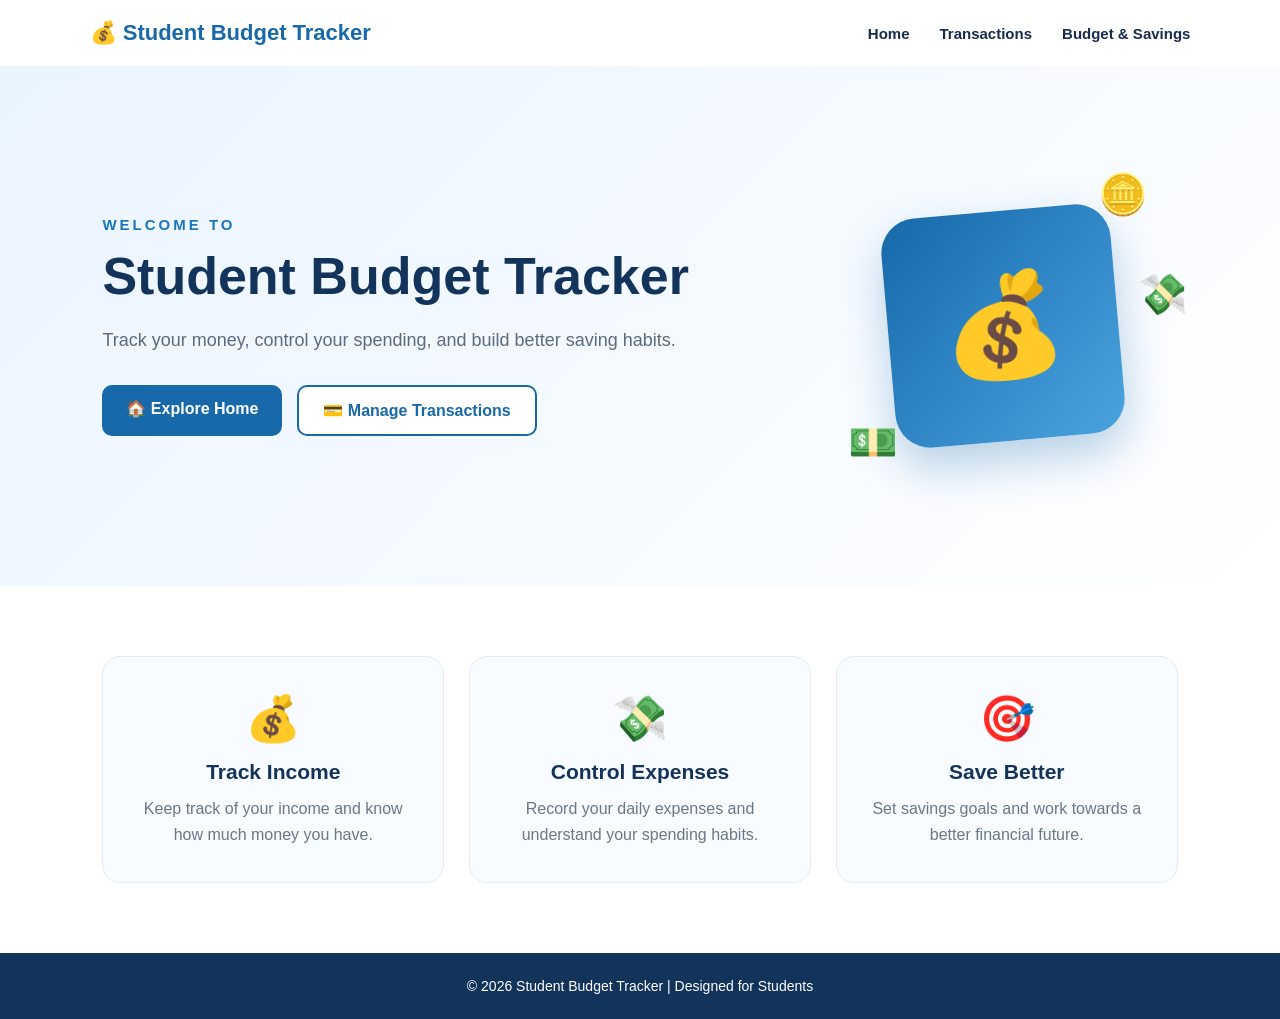
<file: group 5/index.html>
<!DOCTYPE html>
<html lang="en">
<head>
  <meta charset="UTF-8" />
  <meta name="viewport" content="width=device-width, initial-scale=1.0" />

  <title>Student Budget Tracker</title>

  <link rel="stylesheet" href="style.css" />
</head>

<body>

  <header>
    <nav class="navbar">

      <div class="logo">
        💰 Student Budget Tracker
      </div>

      <div class="nav-links">
        <a href="home.html">Home</a>
        <a href="transactions.html">Transactions</a>
        <a href="budget.html">Budget & Savings</a>
      </div>

    </nav>
  </header>


  <main>

    <section class="hero">

      <div class="hero-content">

        <p class="welcome">WELCOME TO</p>

        <h1>Student Budget Tracker</h1>

        <p class="description">
          Track your money, control your spending,
          and build better saving habits.
        </p>

        <div class="buttons">

          <a href="home.html" class="btn primary-btn">
            🏠 Explore Home
          </a>

          <a href="transactions.html" class="btn secondary-btn">
            💳 Manage Transactions
          </a>

        </div>

      </div>


      <div class="hero-image">

        <div class="money-card">
          💰
        </div>

        <div class="coin coin-one">🪙</div>
        <div class="coin coin-two">💵</div>
        <div class="coin coin-three">💸</div>

      </div>

    </section>


    <section class="features">

      <div class="feature-card">
        <div class="feature-icon">💰</div>
        <h3>Track Income</h3>
        <p>
          Keep track of your income and know how much money you have.
        </p>
      </div>

      <div class="feature-card">
        <div class="feature-icon">💸</div>
        <h3>Control Expenses</h3>
        <p>
          Record your daily expenses and understand your spending habits.
        </p>
      </div>

      <div class="feature-card">
        <div class="feature-icon">🎯</div>
        <h3>Save Better</h3>
        <p>
          Set savings goals and work towards a better financial future.
        </p>
      </div>

    </section>

  </main>


  <footer>
    <p>© 2026 Student Budget Tracker | Designed for Students</p>
  </footer>

</body>
</html>
</file>
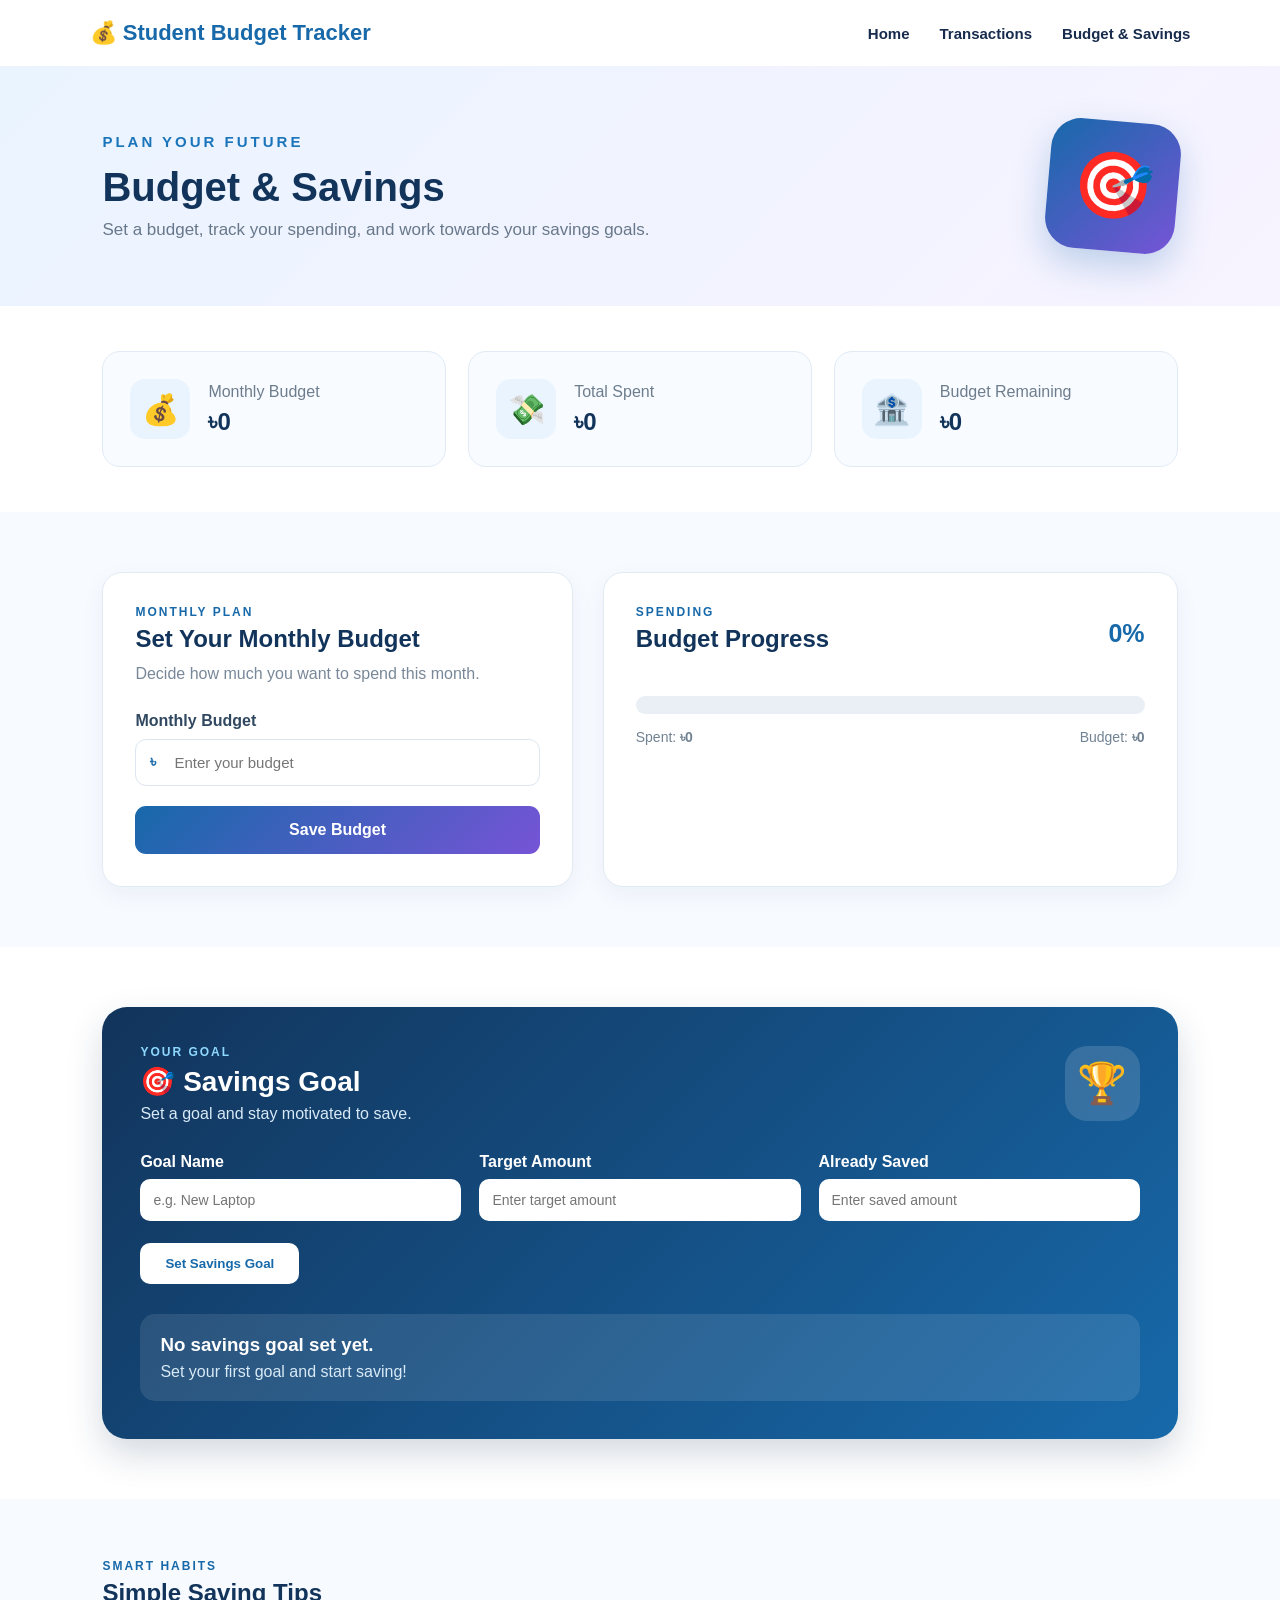
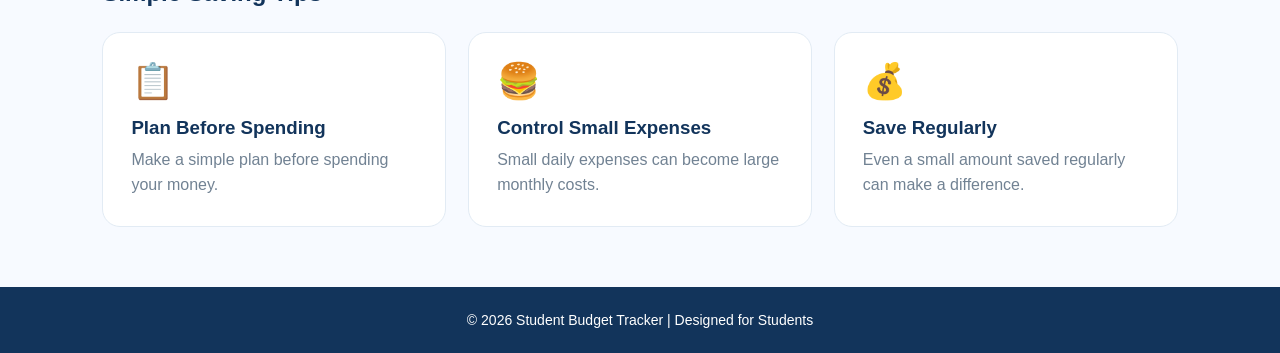
<file: group 5/budget.html>
<!DOCTYPE html>
<html lang="en">
<head>
  <meta charset="UTF-8" />
  <meta name="viewport" content="width=device-width, initial-scale=1.0" />

  <title>Budget & Savings | Student Budget Tracker</title>

  <link rel="stylesheet" href="style.css" />
</head>

<body>

  <!-- Navigation Bar -->
  <header>
    <nav class="navbar">

      <div class="logo">
        💰 Student Budget Tracker
      </div>

      <div class="nav-links">
        <a href="home.html">Home</a>
        <a href="transactions.html">Transactions</a>
        <a href="budget.html" class="active">Budget & Savings</a>
      </div>

    </nav>
  </header>


  <main>

    <!-- Page Header -->
    <section class="page-header budget-header">

      <div>
        <p class="welcome">PLAN YOUR FUTURE</p>

        <h1>Budget & Savings</h1>

        <p>
          Set a budget, track your spending, and work towards
          your savings goals.
        </p>
      </div>

      <div class="page-illustration">
        🎯
      </div>

    </section>


    <!-- Budget Overview -->
    <section class="budget-overview">

      <div class="budget-card">

        <div class="budget-card-icon">
          💰
        </div>

        <div>
          <p>Monthly Budget</p>
          <h2 id="monthly-budget">৳0</h2>
        </div>

      </div>


      <div class="budget-card">

        <div class="budget-card-icon">
          💸
        </div>

        <div>
          <p>Total Spent</p>
          <h2 id="total-spent">৳0</h2>
        </div>

      </div>


      <div class="budget-card">

        <div class="budget-card-icon">
          🏦
        </div>

        <div>
          <p>Budget Remaining</p>
          <h2 id="budget-remaining">৳0</h2>
        </div>

      </div>

    </section>


    <!-- Main Budget Area -->
    <section class="budget-content">


      <!-- Set Budget -->
      <div class="budget-form-card">

        <p class="small-title">MONTHLY PLAN</p>

        <h2>Set Your Monthly Budget</h2>

        <p class="card-description">
          Decide how much you want to spend this month.
        </p>

        <form id="budget-form">

          <label for="budget-amount">
            Monthly Budget
          </label>

          <div class="budget-input">

            <span>৳</span>

            <input
              type="number"
              id="budget-amount"
              placeholder="Enter your budget"
              min="0"
              required
            />

          </div>

          <button
            type="submit"
            class="add-transaction-btn">
            Save Budget
          </button>

        </form>

      </div>


      <!-- Spending Progress -->
      <div class="progress-card">

        <div class="progress-heading">

          <div>
            <p class="small-title">SPENDING</p>
            <h2>Budget Progress</h2>
          </div>

          <span id="budget-percentage">
            0%
          </span>

        </div>


        <div class="progress-bar">

          <div
            class="progress-fill"
            id="progress-fill">
          </div>

        </div>


        <div class="progress-info">

          <span>
            Spent: <strong id="progress-spent">৳0</strong>
          </span>

          <span>
            Budget: <strong id="progress-budget">৳0</strong>
          </span>

        </div>

      </div>

    </section>


    <!-- Savings Goal -->
    <section class="savings-section">

      <div class="savings-card">

        <div class="savings-top">

          <div>

            <p class="small-title">YOUR GOAL</p>

            <h2>🎯 Savings Goal</h2>

            <p>
              Set a goal and stay motivated to save.
            </p>

          </div>

          <div class="goal-icon">
            🏆
          </div>

        </div>


        <form id="savings-form">

          <div class="savings-inputs">

            <div>

              <label for="goal-name">
                Goal Name
              </label>

              <input
                type="text"
                id="goal-name"
                placeholder="e.g. New Laptop"
                required
              />

            </div>


            <div>

              <label for="goal-amount">
                Target Amount
              </label>

              <input
                type="number"
                id="goal-amount"
                placeholder="Enter target amount"
                min="0"
                required
              />

            </div>


            <div>

              <label for="saved-amount">
                Already Saved
              </label>

              <input
                type="number"
                id="saved-amount"
                placeholder="Enter saved amount"
                min="0"
                required
              />

            </div>

          </div>


          <button
            type="submit"
            class="goal-btn">
            Set Savings Goal
          </button>

        </form>


        <div
          class="goal-result"
          id="goal-result">

          <h3>No savings goal set yet.</h3>

          <p>
            Set your first goal and start saving!
          </p>

        </div>

      </div>

    </section>


    <!-- Saving Tips -->
    <section class="saving-tips">

      <div class="tips-title">

        <p class="small-title">SMART HABITS</p>

        <h2>Simple Saving Tips</h2>

      </div>


      <div class="tips-grid">

        <div class="tip-card">
          <span>📋</span>
          <h3>Plan Before Spending</h3>
          <p>
            Make a simple plan before spending your money.
          </p>
        </div>


        <div class="tip-card">
          <span>🍔</span>
          <h3>Control Small Expenses</h3>
          <p>
            Small daily expenses can become large monthly costs.
          </p>
        </div>


        <div class="tip-card">
          <span>💰</span>
          <h3>Save Regularly</h3>
          <p>
            Even a small amount saved regularly can make a difference.
          </p>
        </div>

      </div>

    </section>

  </main>


  <footer>
    <p>© 2026 Student Budget Tracker | Designed for Students</p>
  </footer>


  <script src="script.js"></script>

</body>
</html>
</file>
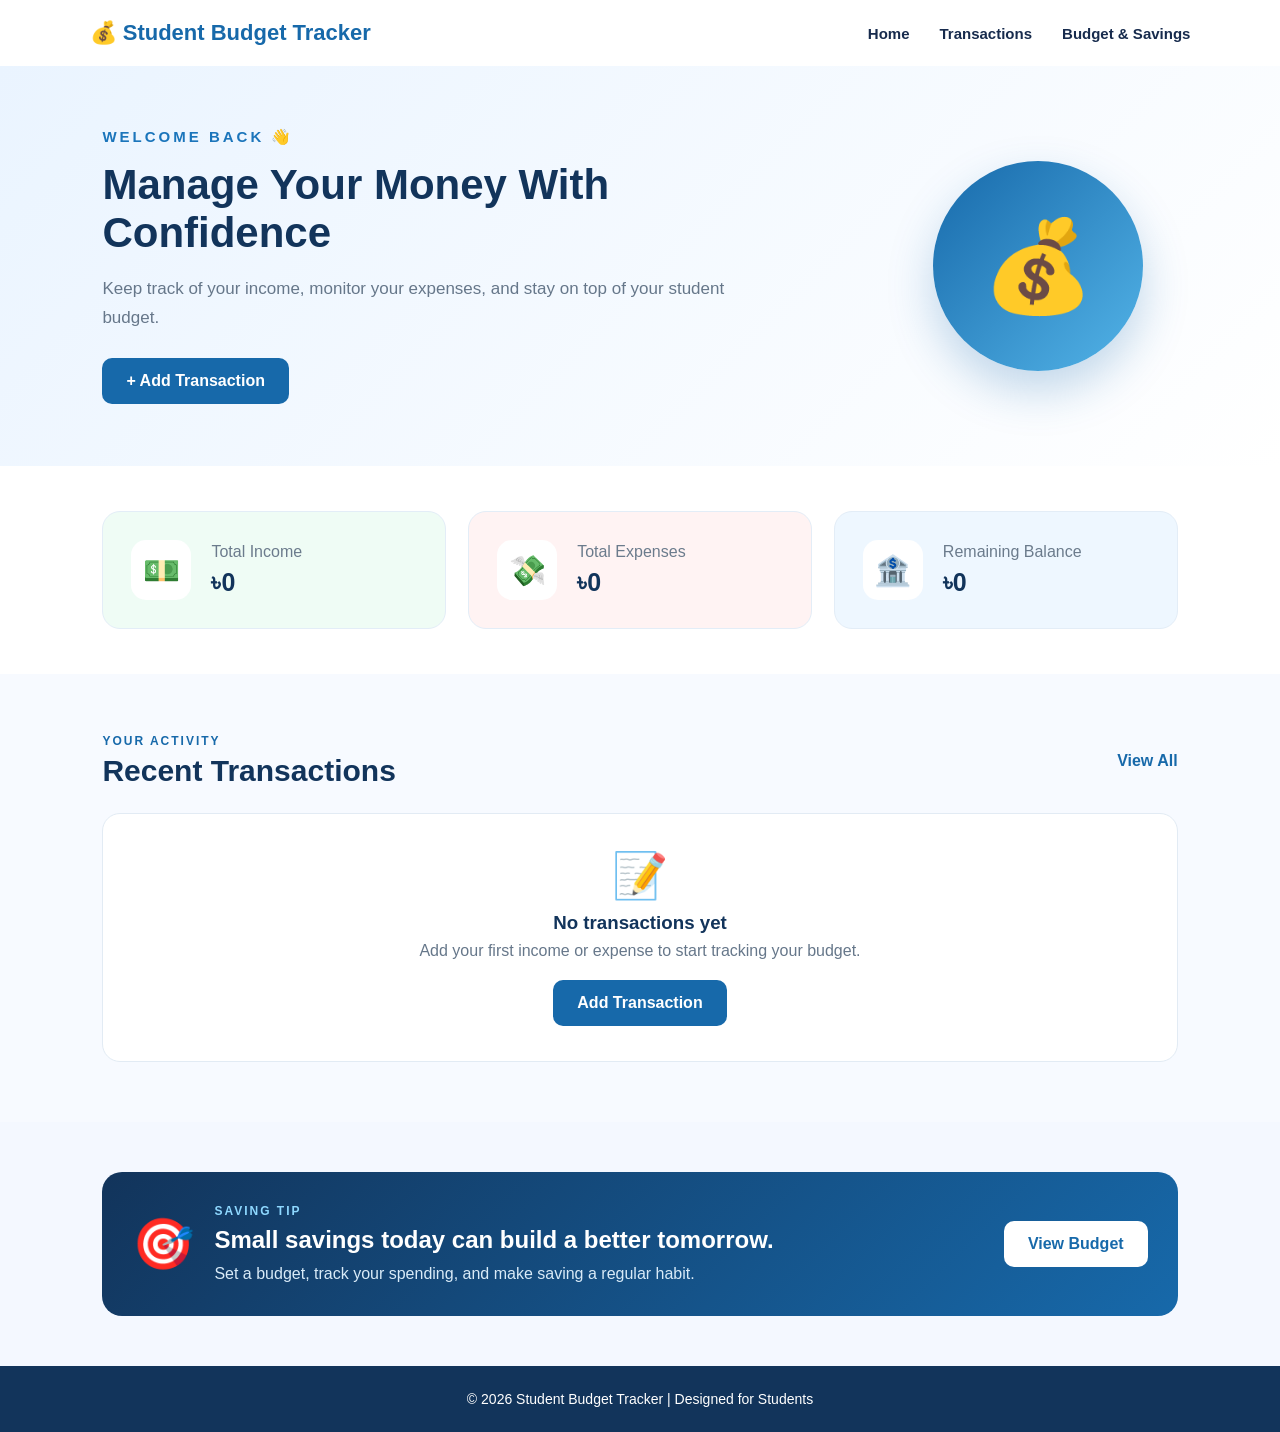
<file: group 5/home.html>
<!DOCTYPE html>
<html lang="en">
<head>
  <meta charset="UTF-8" />
  <meta name="viewport" content="width=device-width, initial-scale=1.0" />

  <title>Home | Student Budget Tracker</title>

  <link rel="stylesheet" href="style.css" />
</head>

<body>

  <!-- Navigation Bar -->
  <header>
    <nav class="navbar">

      <div class="logo">
        💰 Student Budget Tracker
      </div>

      <div class="nav-links">
        <a href="home.html">Home</a>
        <a href="transactions.html">Transactions</a>
        <a href="budget.html">Budget & Savings</a>
      </div>

    </nav>
  </header>


  <!-- Home Section -->
  <main>

    <section class="home-hero">

      <div class="home-text">

        <p class="welcome">WELCOME BACK 👋</p>

        <h1>Manage Your Money With Confidence</h1>

        <p>
          Keep track of your income, monitor your expenses,
          and stay on top of your student budget.
        </p>

        <a href="transactions.html" class="btn primary-btn">
          + Add Transaction
        </a>

      </div>


      <div class="home-image">
        <div class="home-money-icon">
          💰
        </div>
      </div>

    </section>


    <!-- Summary Cards -->
    <section class="summary">

      <div class="summary-card income-card">

        <div class="summary-icon">
          💵
        </div>

        <div>
          <p>Total Income</p>
          <h2 id="total-income">৳0</h2>
        </div>

      </div>


      <div class="summary-card expense-card">

        <div class="summary-icon">
          💸
        </div>

        <div>
          <p>Total Expenses</p>
          <h2 id="total-expense">৳0</h2>
        </div>

      </div>


      <div class="summary-card balance-card">

        <div class="summary-icon">
          🏦
        </div>

        <div>
          <p>Remaining Balance</p>
          <h2 id="balance">৳0</h2>
        </div>

      </div>

    </section>


    <!-- Recent Transactions -->
    <section class="recent-section">

      <div class="section-heading">

        <div>
          <p class="small-title">YOUR ACTIVITY</p>
          <h2>Recent Transactions</h2>
        </div>

        <a href="transactions.html" class="view-btn">
          View All
        </a>

      </div>


      <div class="transaction-list" id="recent-transactions">

        <div class="empty-message">
          <div>📝</div>

          <h3>No transactions yet</h3>

          <p>
            Add your first income or expense to start tracking your budget.
          </p>

          <a href="transactions.html" class="btn primary-btn">
            Add Transaction
          </a>
        </div>

      </div>

    </section>


    <!-- Savings Reminder -->
    <section class="saving-reminder">

      <div class="saving-content">

        <span class="saving-icon">🎯</span>

        <div>
          <p class="small-title">SAVING TIP</p>

          <h2>
            Small savings today can build a better tomorrow.
          </h2>

          <p>
            Set a budget, track your spending, and make saving
            a regular habit.
          </p>
        </div>

      </div>

      <a href="budget.html" class="btn secondary-btn">
        View Budget
      </a>

    </section>

  </main>


  <!-- Footer -->
  <footer>
    <p>© 2026 Student Budget Tracker | Designed for Students</p>
  </footer>

</body>
</html>
</file>
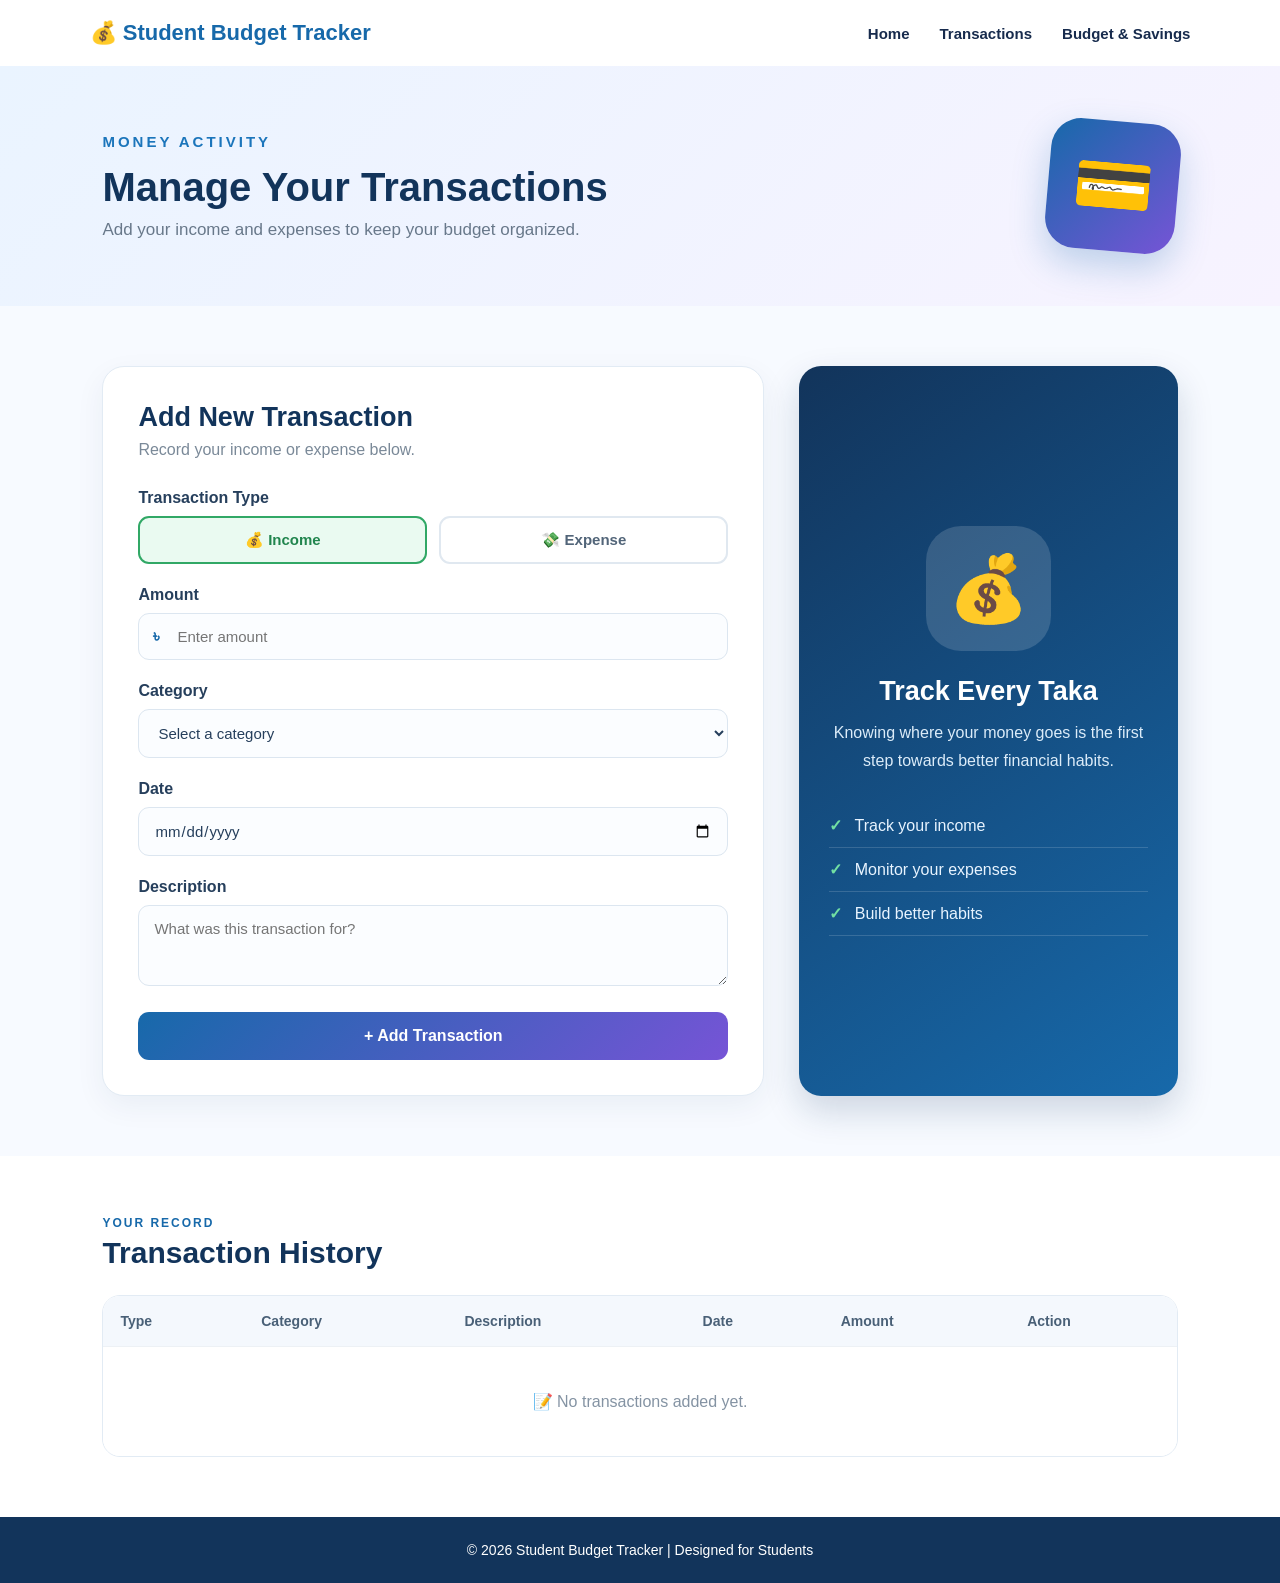
<file: group 5/transactions.html>
<!DOCTYPE html>
<html lang="en">
<head>
  <meta charset="UTF-8" />
  <meta name="viewport" content="width=device-width, initial-scale=1.0" />

  <title>Transactions | Student Budget Tracker</title>

  <link rel="stylesheet" href="style.css" />
</head>

<body>

  <!-- Navigation Bar -->
  <header>
    <nav class="navbar">

      <div class="logo">
        💰 Student Budget Tracker
      </div>

      <div class="nav-links">
        <a href="home.html">Home</a>
        <a href="transactions.html" class="active">Transactions</a>
        <a href="budget.html">Budget & Savings</a>
      </div>

    </nav>
  </header>


  <main>

    <!-- Page Header -->
    <section class="page-header">

      <div>
        <p class="welcome">MONEY ACTIVITY</p>

        <h1>Manage Your Transactions</h1>

        <p>
          Add your income and expenses to keep your budget organized.
        </p>
      </div>

      <div class="page-illustration">
        💳
      </div>

    </section>


    <!-- Transaction Form -->
    <section class="transaction-container">

      <div class="form-card">

        <div class="form-title">
          <h2>Add New Transaction</h2>

          <p>
            Record your income or expense below.
          </p>
        </div>


        <form id="transaction-form">

          <!-- Transaction Type -->
          <div class="form-group">

            <label>Transaction Type</label>

            <div class="type-buttons">

              <button
                type="button"
                class="type-btn income-type active-type"
                id="income-btn">
                💰 Income
              </button>

              <button
                type="button"
                class="type-btn expense-type"
                id="expense-btn">
                💸 Expense
              </button>

            </div>

          </div>


          <!-- Amount -->
          <div class="form-group">

            <label for="amount">Amount</label>

            <div class="input-with-icon">
              <span>৳</span>

              <input
                type="number"
                id="amount"
                placeholder="Enter amount"
                min="0"
                required
              />

            </div>

          </div>


          <!-- Category -->
          <div class="form-group">

            <label for="category">Category</label>

            <select id="category" required>

              <option value="">Select a category</option>

              <option value="Food">🍔 Food</option>
              <option value="Transport">🚌 Transport</option>
              <option value="Education">📚 Education</option>
              <option value="Shopping">🛍️ Shopping</option>
              <option value="Entertainment">🎮 Entertainment</option>
              <option value="Other">📦 Other</option>

            </select>

          </div>


          <!-- Date -->
          <div class="form-group">

            <label for="date">Date</label>

            <input
              type="date"
              id="date"
              required
            />

          </div>


          <!-- Description -->
          <div class="form-group">

            <label for="description">Description</label>

            <textarea
              id="description"
              placeholder="What was this transaction for?"
              rows="3"
            ></textarea>

          </div>


          <!-- Submit -->
          <button
            type="submit"
            class="add-transaction-btn">
            + Add Transaction
          </button>

        </form>

      </div>


      <!-- Transaction Illustration -->
      <div class="transaction-image-card">

        <div class="transaction-big-icon">
          💰
        </div>

        <h2>Track Every Taka</h2>

        <p>
          Knowing where your money goes is the first step
          towards better financial habits.
        </p>

        <div class="mini-tips">

          <div>
            <span>✓</span>
            Track your income
          </div>

          <div>
            <span>✓</span>
            Monitor your expenses
          </div>

          <div>
            <span>✓</span>
            Build better habits
          </div>

        </div>

      </div>

    </section>


    <!-- Transaction History -->
    <section class="history-section">

      <div class="section-heading">

        <div>
          <p class="small-title">YOUR RECORD</p>
          <h2>Transaction History</h2>
        </div>

      </div>


      <div class="transaction-table-wrapper">

        <table>

          <thead>

            <tr>
              <th>Type</th>
              <th>Category</th>
              <th>Description</th>
              <th>Date</th>
              <th>Amount</th>
              <th>Action</th>
            </tr>

          </thead>

          <tbody id="transaction-list">

            <tr>
              <td colspan="6" class="no-transactions">
                📝 No transactions added yet.
              </td>
            </tr>

          </tbody>

        </table>

      </div>

    </section>

  </main>


  <footer>
    <p>© 2026 Student Budget Tracker | Designed for Students</p>
  </footer>


  <script src="script.js"></script>

</body>
</html>
</file>
<file: group 5/style.css>
/* ================================
   GENERAL STYLING
================================ */

* {
  margin: 0;
  padding: 0;
  box-sizing: border-box;
}

body {
  font-family: Arial, sans-serif;
  background: #f4f8ff;
  color: #172b4d;
  min-height: 100vh;
}


/* ================================
   NAVIGATION BAR
================================ */

.navbar {
  width: 100%;
  padding: 20px 7%;
  display: flex;
  justify-content: space-between;
  align-items: center;
  background: white;
  box-shadow: 0 3px 15px rgba(0, 0, 0, 0.08);
}

.logo {
  font-size: 22px;
  font-weight: bold;
  color: #1769aa;
}

.nav-links {
  display: flex;
  gap: 30px;
}

.nav-links a {
  text-decoration: none;
  color: #172b4d;
  font-size: 15px;
  font-weight: 600;
  transition: 0.3s;
}

.nav-links a:hover {
  color: #1769aa;
}


/* ================================
   HERO SECTION
================================ */

.hero {
  min-height: 520px;
  padding: 70px 8%;
  display: flex;
  align-items: center;
  justify-content: space-between;
  gap: 50px;
  background: linear-gradient(
    135deg,
    #eaf4ff,
    #ffffff
  );
}

.hero-content {
  max-width: 600px;
}

.welcome {
  color: #1b75bb;
  font-size: 15px;
  font-weight: bold;
  letter-spacing: 3px;
  margin-bottom: 15px;
}

.hero h1 {
  font-size: 52px;
  line-height: 1.1;
  color: #12345b;
  margin-bottom: 20px;
}

.description {
  font-size: 18px;
  line-height: 1.7;
  color: #5b6b7f;
  margin-bottom: 30px;
}


/* ================================
   BUTTONS
================================ */

.buttons {
  display: flex;
  gap: 15px;
  flex-wrap: wrap;
}

.btn {
  display: inline-block;
  padding: 14px 24px;
  border-radius: 10px;
  text-decoration: none;
  font-weight: bold;
  transition: 0.3s;
}

.primary-btn {
  background: #1769aa;
  color: white;
}

.primary-btn:hover {
  background: #0f4f83;
  transform: translateY(-3px);
  box-shadow: 0 8px 20px rgba(23, 105, 170, 0.3);
}

.secondary-btn {
  background: white;
  color: #1769aa;
  border: 2px solid #1769aa;
}

.secondary-btn:hover {
  background: #1769aa;
  color: white;
  transform: translateY(-3px);
}


/* ================================
   MONEY ILLUSTRATION
================================ */

.hero-image {
  width: 350px;
  height: 350px;
  position: relative;
  display: flex;
  align-items: center;
  justify-content: center;
}

.money-card {
  width: 230px;
  height: 230px;
  border-radius: 35px;
  background: linear-gradient(
    135deg,
    #1769aa,
    #4aa3df
  );
  display: flex;
  align-items: center;
  justify-content: center;
  font-size: 100px;
  box-shadow: 0 20px 45px rgba(23, 105, 170, 0.3);
  transform: rotate(-5deg);
}

.coin {
  position: absolute;
  font-size: 40px;
  animation: float 3s ease-in-out infinite;
}

.coin-one {
  top: 20px;
  right: 30px;
}

.coin-two {
  bottom: 35px;
  left: 20px;
  animation-delay: 0.8s;
}

.coin-three {
  top: 120px;
  right: -10px;
  animation-delay: 1.5s;
}


/* ================================
   FLOATING ANIMATION
================================ */

@keyframes float {
  0% {
    transform: translateY(0);
  }

  50% {
    transform: translateY(-15px);
  }

  100% {
    transform: translateY(0);
  }
}


/* ================================
   FEATURES
================================ */

.features {
  padding: 70px 8%;
  display: grid;
  grid-template-columns: repeat(3, 1fr);
  gap: 25px;
  background: white;
}

.feature-card {
  padding: 35px 25px;
  text-align: center;
  background: #f8fbff;
  border-radius: 18px;
  border: 1px solid #e1ecf7;
  transition: 0.3s;
}

.feature-card:hover {
  transform: translateY(-8px);
  box-shadow: 0 15px 30px rgba(0, 0, 0, 0.08);
}

.feature-icon {
  font-size: 45px;
  margin-bottom: 15px;
}

.feature-card h3 {
  font-size: 21px;
  margin-bottom: 12px;
  color: #12345b;
}

.feature-card p {
  color: #68788a;
  line-height: 1.6;
}


/* ================================
   FOOTER
================================ */

footer {
  padding: 25px;
  text-align: center;
  background: #12345b;
  color: white;
  font-size: 14px;
}


/* ================================
   RESPONSIVE DESIGN
================================ */

@media (max-width: 850px) {

  .navbar {
    flex-direction: column;
    gap: 15px;
  }

  .nav-links {
    gap: 15px;
    flex-wrap: wrap;
    justify-content: center;
  }

  .hero {
    flex-direction: column;
    text-align: center;
  }

  .buttons {
    justify-content: center;
  }

  .hero h1 {
    font-size: 40px;
  }

  .features {
    grid-template-columns: 1fr;
  }

  .hero-image {
    width: 280px;
    height: 280px;
  }

}
/* ================================
   HOME PAGE
================================ */

.home-hero {
  min-height: 390px;
  padding: 60px 8%;
  display: flex;
  align-items: center;
  justify-content: space-between;
  gap: 40px;
  background: linear-gradient(135deg, #eaf4ff, #ffffff);
}

.home-text {
  max-width: 650px;
}

.home-text h1 {
  font-size: 42px;
  color: #12345b;
  margin-bottom: 18px;
}

.home-text > p:not(.welcome) {
  color: #66778a;
  font-size: 17px;
  line-height: 1.7;
  margin-bottom: 25px;
}

.home-image {
  width: 280px;
  height: 280px;
  display: flex;
  align-items: center;
  justify-content: center;
}

.home-money-icon {
  width: 210px;
  height: 210px;
  border-radius: 50%;
  background: linear-gradient(135deg, #1769aa, #53b4e8);
  display: flex;
  align-items: center;
  justify-content: center;
  font-size: 90px;
  box-shadow: 0 20px 45px rgba(23, 105, 170, 0.25);
}


/* ================================
   SUMMARY CARDS
================================ */

.summary {
  padding: 45px 8%;
  display: grid;
  grid-template-columns: repeat(3, 1fr);
  gap: 22px;
  background: white;
}

.summary-card {
  padding: 28px;
  border-radius: 18px;
  display: flex;
  align-items: center;
  gap: 20px;
  border: 1px solid #e3edf7;
  transition: 0.3s;
}

.summary-card:hover {
  transform: translateY(-5px);
  box-shadow: 0 12px 25px rgba(0, 0, 0, 0.08);
}

.income-card {
  background: #effcf5;
}

.expense-card {
  background: #fff3f3;
}

.balance-card {
  background: #eef7ff;
}

.summary-icon {
  width: 60px;
  height: 60px;
  border-radius: 15px;
  display: flex;
  align-items: center;
  justify-content: center;
  font-size: 30px;
  background: white;
}

.summary-card p {
  color: #6b7b8c;
  margin-bottom: 7px;
}

.summary-card h2 {
  color: #12345b;
  font-size: 25px;
}


/* ================================
   RECENT TRANSACTIONS
================================ */

.recent-section {
  padding: 60px 8%;
  background: #f7faff;
}

.section-heading {
  display: flex;
  justify-content: space-between;
  align-items: center;
  margin-bottom: 25px;
}

.small-title {
  color: #1769aa;
  font-size: 12px;
  font-weight: bold;
  letter-spacing: 2px;
  margin-bottom: 6px;
}

.section-heading h2 {
  font-size: 30px;
  color: #12345b;
}

.view-btn {
  text-decoration: none;
  color: #1769aa;
  font-weight: bold;
}

.transaction-list {
  background: white;
  border-radius: 18px;
  padding: 35px;
  min-height: 220px;
  border: 1px solid #e2ebf4;
}

.empty-message {
  text-align: center;
  color: #66778a;
}

.empty-message > div {
  font-size: 45px;
  margin-bottom: 10px;
}

.empty-message h3 {
  color: #12345b;
  margin-bottom: 8px;
}

.empty-message p {
  margin-bottom: 20px;
}


/* ================================
   SAVING REMINDER
================================ */

.saving-reminder {
  margin: 50px 8%;
  padding: 30px;
  border-radius: 20px;
  background: linear-gradient(135deg, #12345b, #1769aa);
  color: white;
  display: flex;
  justify-content: space-between;
  align-items: center;
  gap: 25px;
}

.saving-content {
  display: flex;
  align-items: center;
  gap: 20px;
}

.saving-icon {
  font-size: 50px;
}

.saving-content .small-title {
  color: #8ed8ff;
}

.saving-content h2 {
  margin-bottom: 8px;
}

.saving-content p {
  color: #d9ebf8;
  line-height: 1.5;
}

.saving-reminder .secondary-btn {
  background: white;
  color: #1769aa;
  border: none;
  white-space: nowrap;
}


/* ================================
   HOME RESPONSIVE
================================ */

@media (max-width: 850px) {

  .home-hero {
    flex-direction: column;
    text-align: center;
  }

  .summary {
    grid-template-columns: 1fr;
  }

  .section-heading {
    flex-direction: column;
    align-items: flex-start;
    gap: 10px;
  }

  .saving-reminder {
    flex-direction: column;
    text-align: center;
  }

  .saving-content {
    flex-direction: column;
  }

} 
/* ================================
   TRANSACTIONS PAGE
================================ */

.page-header {
  padding: 55px 8%;
  display: flex;
  align-items: center;
  justify-content: space-between;
  background: linear-gradient(135deg, #eaf4ff, #f7f3ff);
}

.page-header h1 {
  font-size: 40px;
  color: #12345b;
  margin: 10px 0;
}

.page-header p:not(.welcome) {
  color: #68788a;
  font-size: 17px;
}

.page-illustration {
  width: 130px;
  height: 130px;
  border-radius: 30px;
  background: linear-gradient(135deg, #1769aa, #7654d6);
  display: flex;
  align-items: center;
  justify-content: center;
  font-size: 65px;
  box-shadow: 0 15px 35px rgba(23, 105, 170, 0.25);
  transform: rotate(5deg);
}


/* ================================
   TRANSACTION FORM SECTION
================================ */

.transaction-container {
  padding: 60px 8%;
  display: grid;
  grid-template-columns: 1.4fr 0.8fr;
  gap: 35px;
  background: #f7faff;
}

.form-card {
  background: white;
  padding: 35px;
  border-radius: 22px;
  border: 1px solid #e2ebf4;
  box-shadow: 0 10px 30px rgba(18, 52, 91, 0.06);
}

.form-title {
  margin-bottom: 30px;
}

.form-title h2 {
  color: #12345b;
  font-size: 27px;
  margin-bottom: 8px;
}

.form-title p {
  color: #7a8998;
}


/* ================================
   FORM ELEMENTS
================================ */

.form-group {
  margin-bottom: 22px;
}

.form-group label {
  display: block;
  font-weight: 600;
  color: #263f5c;
  margin-bottom: 9px;
}

.form-group input,
.form-group select,
.form-group textarea {
  width: 100%;
  padding: 14px 15px;
  border: 1px solid #dce6f0;
  border-radius: 11px;
  outline: none;
  font-family: inherit;
  font-size: 15px;
  color: #263f5c;
  background: #fbfdff;
  transition: 0.3s;
}

.form-group input:focus,
.form-group select:focus,
.form-group textarea:focus {
  border-color: #1769aa;
  box-shadow: 0 0 0 3px rgba(23, 105, 170, 0.1);
  background: white;
}

.form-group textarea {
  resize: vertical;
}


/* ================================
   INCOME / EXPENSE BUTTONS
================================ */

.type-buttons {
  display: grid;
  grid-template-columns: 1fr 1fr;
  gap: 12px;
}

.type-btn {
  padding: 13px;
  border-radius: 11px;
  border: 2px solid #e0e8f0;
  background: white;
  color: #526579;
  font-size: 15px;
  font-weight: 600;
  cursor: pointer;
  transition: 0.3s;
}

.type-btn:hover {
  border-color: #1769aa;
}

.income-type.active-type {
  background: #eafaf1;
  border-color: #31a866;
  color: #21854e;
}

.expense-type.active-type {
  background: #fff0f0;
  border-color: #e15b5b;
  color: #c43f3f;
}


/* ================================
   AMOUNT INPUT
================================ */

.input-with-icon {
  position: relative;
}

.input-with-icon span {
  position: absolute;
  left: 15px;
  top: 50%;
  transform: translateY(-50%);
  color: #1769aa;
  font-weight: bold;
  font-size: 17px;
}

.input-with-icon input {
  padding-left: 38px;
}


/* ================================
   ADD TRANSACTION BUTTON
================================ */

.add-transaction-btn {
  width: 100%;
  padding: 15px;
  border: none;
  border-radius: 11px;
  background: linear-gradient(135deg, #1769aa, #7654d6);
  color: white;
  font-size: 16px;
  font-weight: bold;
  cursor: pointer;
  transition: 0.3s;
}

.add-transaction-btn:hover {
  transform: translateY(-3px);
  box-shadow: 0 10px 25px rgba(23, 105, 170, 0.25);
}


/* ================================
   TRANSACTION INFORMATION CARD
================================ */

.transaction-image-card {
  padding: 40px 30px;
  border-radius: 22px;
  background: linear-gradient(145deg, #12345b, #1769aa);
  color: white;
  text-align: center;
  min-height: 100%;
  display: flex;
  flex-direction: column;
  align-items: center;
  justify-content: center;
  box-shadow: 0 15px 35px rgba(18, 52, 91, 0.18);
}

.transaction-big-icon {
  width: 125px;
  height: 125px;
  border-radius: 35px;
  background: rgba(255, 255, 255, 0.15);
  display: flex;
  align-items: center;
  justify-content: center;
  font-size: 65px;
  margin-bottom: 25px;
}

.transaction-image-card h2 {
  font-size: 27px;
  margin-bottom: 12px;
}

.transaction-image-card > p {
  color: #dcecf9;
  line-height: 1.7;
  max-width: 350px;
}


/* ================================
   MINI TIPS
================================ */

.mini-tips {
  width: 100%;
  margin-top: 30px;
  text-align: left;
}

.mini-tips div {
  padding: 12px 0;
  border-bottom: 1px solid rgba(255, 255, 255, 0.15);
  color: #e8f4ff;
}

.mini-tips span {
  color: #72e0a3;
  font-weight: bold;
  margin-right: 8px;
}


/* ================================
   TRANSACTION HISTORY
================================ */

.history-section {
  padding: 60px 8%;
  background: white;
}

.transaction-table-wrapper {
  width: 100%;
  overflow-x: auto;
  border-radius: 18px;
  border: 1px solid #e2ebf4;
}

.transaction-table-wrapper table {
  width: 100%;
  border-collapse: collapse;
  background: white;
}

.transaction-table-wrapper th {
  padding: 17px;
  background: #f4f8fd;
  color: #496077;
  text-align: left;
  font-size: 14px;
}

.transaction-table-wrapper td {
  padding: 17px;
  border-top: 1px solid #edf1f5;
  color: #526579;
}

.transaction-table-wrapper tr:hover {
  background: #f9fbfe;
}

.no-transactions {
  text-align: center !important;
  padding: 45px !important;
  color: #8493a3 !important;
}


/* ================================
   RESPONSIVE TRANSACTIONS
================================ */

@media (max-width: 900px) {

  .transaction-container {
    grid-template-columns: 1fr;
  }

  .page-header {
    text-align: center;
    flex-direction: column;
    gap: 30px;
  }

}

@media (max-width: 600px) {

  .page-header h1 {
    font-size: 30px;
  }

  .form-card {
    padding: 25px;
  }

  .transaction-container {
    padding: 40px 5%;
  }

  .history-section {
    padding: 40px 5%;
  }

}
/* ================================
   BUDGET & SAVINGS PAGE
================================ */

.budget-overview {
  padding: 45px 8%;
  display: grid;
  grid-template-columns: repeat(3, 1fr);
  gap: 22px;
  background: white;
}

.budget-card {
  padding: 27px;
  border-radius: 18px;
  display: flex;
  align-items: center;
  gap: 18px;
  background: #f8fbff;
  border: 1px solid #e1ebf5;
  transition: 0.3s;
}

.budget-card:hover {
  transform: translateY(-5px);
  box-shadow: 0 12px 25px rgba(0, 0, 0, 0.08);
}

.budget-card-icon {
  width: 60px;
  height: 60px;
  border-radius: 15px;
  background: #eaf4ff;
  display: flex;
  align-items: center;
  justify-content: center;
  font-size: 30px;
}

.budget-card p {
  color: #6d7d8d;
  margin-bottom: 7px;
}

.budget-card h2 {
  color: #12345b;
}


/* ================================
   BUDGET CONTENT
================================ */

.budget-content {
  padding: 60px 8%;
  display: grid;
  grid-template-columns: 0.9fr 1.1fr;
  gap: 30px;
  background: #f7faff;
}

.budget-form-card,
.progress-card {
  background: white;
  padding: 32px;
  border-radius: 20px;
  border: 1px solid #e2ebf4;
  box-shadow: 0 8px 25px rgba(18, 52, 91, 0.05);
}

.budget-form-card h2,
.progress-card h2 {
  color: #12345b;
  margin-bottom: 8px;
}

.card-description {
  color: #788898;
  margin-bottom: 25px;
  line-height: 1.6;
}

.budget-form-card label {
  display: block;
  font-weight: 600;
  margin-bottom: 9px;
  color: #314861;
}

.budget-input {
  position: relative;
  margin-bottom: 20px;
}

.budget-input span {
  position: absolute;
  left: 15px;
  top: 50%;
  transform: translateY(-50%);
  color: #1769aa;
  font-weight: bold;
}

.budget-input input {
  width: 100%;
  padding: 14px 15px 14px 38px;
  border: 1px solid #dce6f0;
  border-radius: 11px;
  outline: none;
  font-size: 15px;
}

.budget-input input:focus {
  border-color: #1769aa;
  box-shadow: 0 0 0 3px rgba(23, 105, 170, 0.1);
}


/* ================================
   PROGRESS
================================ */

.progress-heading {
  display: flex;
  justify-content: space-between;
  align-items: center;
}

.progress-heading > span {
  font-size: 25px;
  font-weight: bold;
  color: #1769aa;
}

.progress-bar {
  width: 100%;
  height: 18px;
  background: #e9eff5;
  border-radius: 20px;
  overflow: hidden;
  margin: 35px 0 15px;
}

.progress-fill {
  height: 100%;
  width: 0%;
  border-radius: 20px;
  background: linear-gradient(90deg, #1769aa, #7654d6);
  transition: width 0.5s ease;
}

.progress-info {
  display: flex;
  justify-content: space-between;
  color: #718293;
  font-size: 14px;
}


/* ================================
   SAVINGS SECTION
================================ */

.savings-section {
  padding: 60px 8%;
  background: white;
}

.savings-card {
  padding: 38px;
  border-radius: 25px;
  background: linear-gradient(135deg, #12345b, #1769aa);
  color: white;
  box-shadow: 0 15px 35px rgba(18, 52, 91, 0.18);
}

.savings-top {
  display: flex;
  justify-content: space-between;
  align-items: center;
  margin-bottom: 30px;
}

.savings-top .small-title {
  color: #8ed8ff;
}

.savings-top h2 {
  font-size: 28px;
  margin-bottom: 7px;
}

.savings-top p:not(.small-title) {
  color: #d8eaf7;
}

.goal-icon {
  width: 75px;
  height: 75px;
  border-radius: 22px;
  background: rgba(255, 255, 255, 0.14);
  display: flex;
  align-items: center;
  justify-content: center;
  font-size: 40px;
}

.savings-inputs {
  display: grid;
  grid-template-columns: 1fr 1fr 1fr;
  gap: 18px;
}

.savings-inputs label {
  display: block;
  margin-bottom: 8px;
  font-weight: 600;
}

.savings-inputs input {
  width: 100%;
  padding: 13px;
  border: none;
  border-radius: 10px;
  outline: none;
  font-size: 14px;
}

.goal-btn {
  margin-top: 22px;
  padding: 13px 25px;
  border: none;
  border-radius: 10px;
  background: white;
  color: #1769aa;
  font-weight: bold;
  cursor: pointer;
  transition: 0.3s;
}

.goal-btn:hover {
  transform: translateY(-3px);
  box-shadow: 0 8px 20px rgba(0, 0, 0, 0.15);
}

.goal-result {
  margin-top: 30px;
  padding: 20px;
  border-radius: 15px;
  background: rgba(255, 255, 255, 0.1);
}

.goal-result h3 {
  margin-bottom: 7px;
}

.goal-result p {
  color: #d8eaf7;
}


/* ================================
   SAVING TIPS
================================ */

.saving-tips {
  padding: 60px 8%;
  background: #f7faff;
}

.tips-title {
  margin-bottom: 25px;
}

.tips-title h2 {
  color: #12345b;
}

.tips-grid {
  display: grid;
  grid-template-columns: repeat(3, 1fr);
  gap: 22px;
}

.tip-card {
  padding: 28px;
  border-radius: 18px;
  background: white;
  border: 1px solid #e2ebf4;
  transition: 0.3s;
}

.tip-card:hover {
  transform: translateY(-6px);
  box-shadow: 0 12px 25px rgba(0, 0, 0, 0.07);
}

.tip-card span {
  font-size: 35px;
}

.tip-card h3 {
  color: #12345b;
  margin: 15px 0 8px;
}

.tip-card p {
  color: #718293;
  line-height: 1.6;
}


/* ================================
   BUDGET RESPONSIVE
================================ */

@media (max-width: 900px) {

  .budget-overview {
    grid-template-columns: 1fr;
  }

  .budget-content {
    grid-template-columns: 1fr;
  }

  .savings-inputs {
    grid-template-columns: 1fr;
  }

  .tips-grid {
    grid-template-columns: 1fr;
  }

}

@media (max-width: 600px) {

  .budget-content,
  .savings-section,
  .saving-tips {
    padding-left: 5%;
    padding-right: 5%;
  }

  .savings-card {
    padding: 25px;
  }

  .savings-top {
    flex-direction: column;
    align-items: flex-start;
    gap: 20px;
  }

}
</file>
